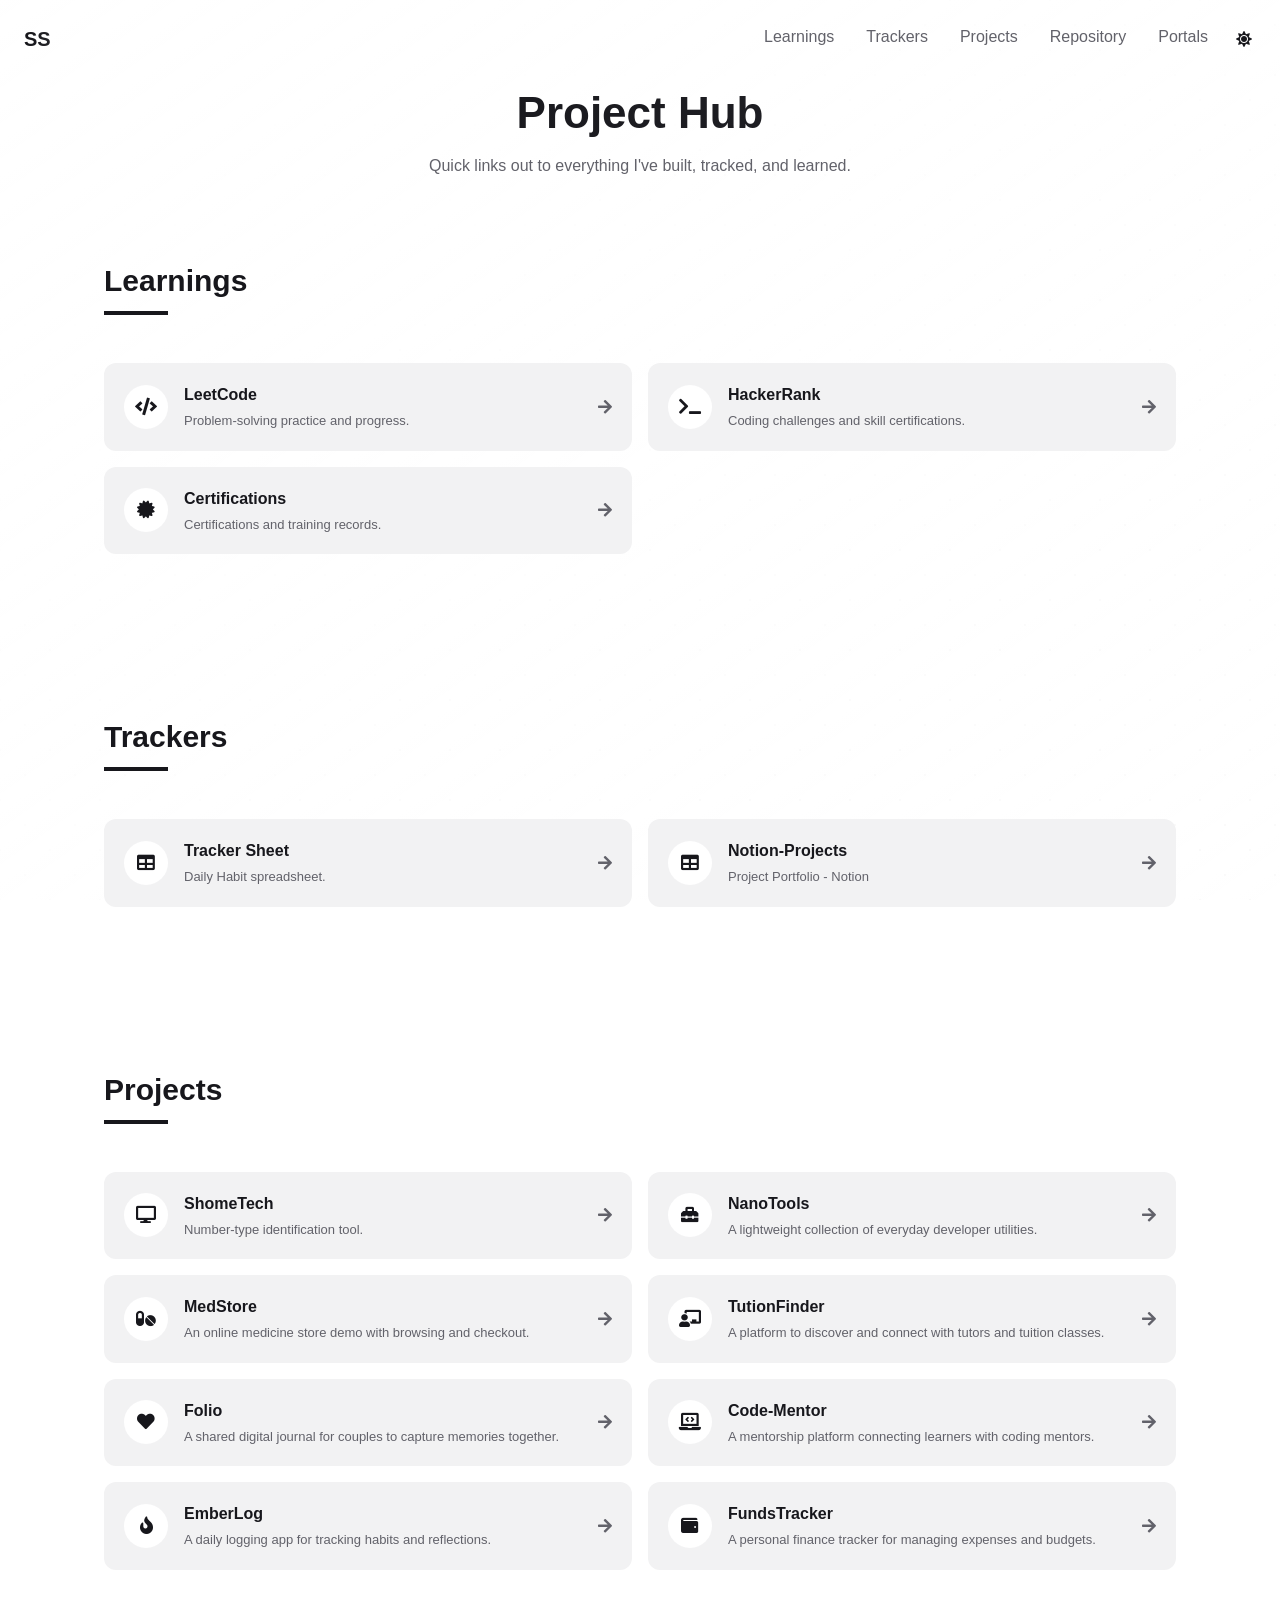
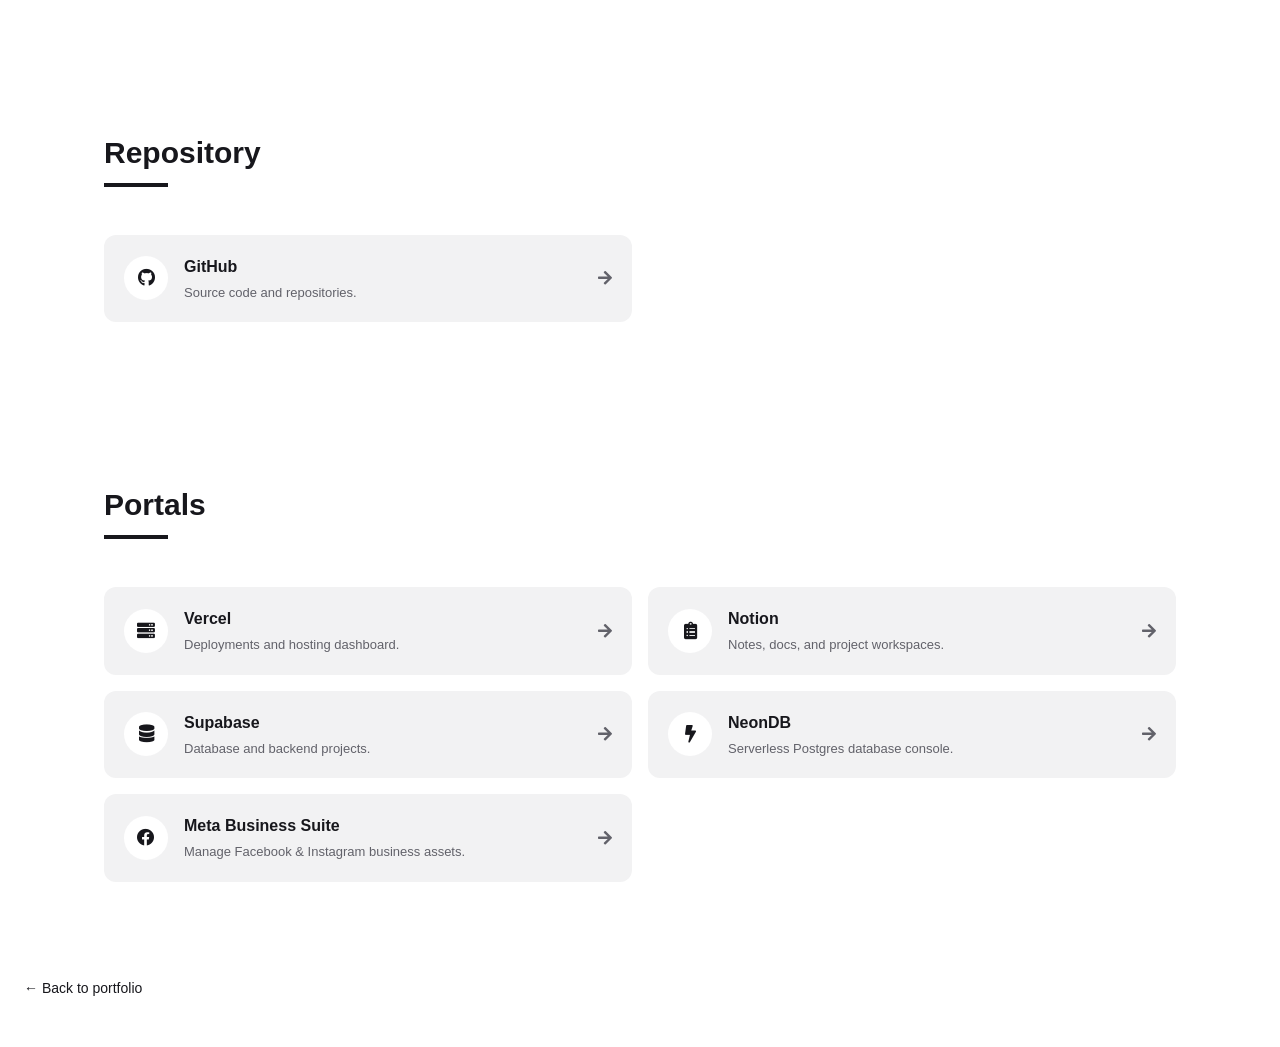
<file: myhub/index.html>
<!DOCTYPE html>
<html lang="en">
<head>
  <meta charset="UTF-8" />
  <meta name="viewport" content="width=device-width, initial-scale=1.0" />
  <title>Project Hub</title>
  <meta name="robots" content="noindex, nofollow" />
  <script>
    (function () {
      var stored = localStorage.getItem("np-theme");
      var theme = stored || (window.matchMedia && window.matchMedia("(prefers-color-scheme: light)").matches ? "light" : "dark");
      document.documentElement.setAttribute("data-theme", theme);
    })();
  </script>
  <link rel="icon" type="image/svg+xml" href="../favicon.svg" />
  <link rel="alternate icon" href="../favicon.ico" />
  <link rel="stylesheet" href="../css/css.css" />
  <link rel="stylesheet" href="https://cdnjs.cloudflare.com/ajax/libs/font-awesome/5.15.3/css/all.min.css" />
</head>
<body class="np-page hub-page">

  <div class="np-bg-wireframe"></div>
  <div class="np-bg-gradient"></div>

  <header id="np-navbar" class="np-navbar">
    <div class="np-container">
      <a href="../index.html" class="np-logo"><span class="np-gradient-text">SS</span></a>
      <div class="np-navbar-right">
        <nav>
          <ul class="np-nav-list">
            <li><button class="np-nav-link" data-section="learnings">Learnings</button></li>
            <li><button class="np-nav-link" data-section="trackers">Trackers</button></li>
            <li><button class="np-nav-link" data-section="projects">Projects</button></li>
            <li><button class="np-nav-link" data-section="repository">Repository</button></li>
            <li><button class="np-nav-link" data-section="portals">Portals</button></li>
          </ul>
        </nav>
        <button id="np-theme-toggle" class="np-theme-toggle" aria-label="Toggle light/dark theme">
          <i class="fas fa-moon"></i>
        </button>
        <button id="np-nav-toggle" class="np-nav-toggle" aria-label="Toggle menu" aria-expanded="false">
          <i class="fas fa-bars"></i>
        </button>
      </div>
    </div>
  </header>

  <div class="hub-header np-section" style="padding-bottom: 0;">
    <div class="np-container">
      <h1 class="np-gradient-text">Project Hub</h1>
      <p>Quick links out to everything I've built, tracked, and learned.</p>
    </div>
  </div>

  <section id="learnings" class="np-section">
    <div class="np-container">
      <div class="np-heading np-reveal">
        <h2>Learnings</h2>
        <div class="np-heading-rule"></div>
      </div>
      <div id="hub-learnings-grid" class="hub-grid"></div>
    </div>
  </section>

  <section id="trackers" class="np-section">
    <div class="np-container">
      <div class="np-heading np-reveal">
        <h2>Trackers</h2>
        <div class="np-heading-rule"></div>
      </div>
      <div id="hub-trackers-grid" class="hub-grid"></div>
    </div>
  </section>

  <section id="projects" class="np-section">
    <div class="np-container">
      <div class="np-heading np-reveal">
        <h2>Projects</h2>
        <div class="np-heading-rule"></div>
      </div>
      <div id="hub-projects-grid" class="hub-grid"></div>
    </div>
  </section>

  <section id="repository" class="np-section">
    <div class="np-container">
      <div class="np-heading np-reveal">
        <h2>Repository</h2>
        <div class="np-heading-rule"></div>
      </div>
      <div id="hub-repository-grid" class="hub-grid"></div>
    </div>
  </section>

  <section id="portals" class="np-section">
    <div class="np-container">
      <div class="np-heading np-reveal">
        <h2>Portals</h2>
        <div class="np-heading-rule"></div>
      </div>
      <div id="hub-portals-grid" class="hub-grid"></div>
    </div>
  </section>

  <div class="np-container">
    <a href="../index.html" class="hub-back">&larr; Back to portfolio</a>
  </div>

  <script src="../JS/index.js"></script>
</body>
</html>
</file>
<file: css/css.css>
@charset "utf-8";
/* CSS Document */
.col-1 {width: 8.33%;}
.col-2 {width: 16.66%;}
.col-3 {width: 25%;}
.col-4 {width: 33.33%;}
.col-5 {width: 41.66%;}
.col-6 {width: 50%;}
.col-7 {width: 58.33%;}
.col-8 {width: 66.66%;}
.col-9 {width: 75%;}
.col-10 {width: 83.33%;}
.col-11 {width: 91.66%;}
.col-12 {width: 100%;}

* {
	box-sizing: border-box;
	margin: 0;
	padding: 0;
  }
  body {
	font-family: sans-serif;
	font-size: 16px;
	line-height: 1.5;
	/*color: #333;*/
	background-color: #222;
	color: #fff;
  }
  header {
	background-color: #333;
	color: #fff;
  
  }
  a {
	text-decoration: none; /* Remove underline */
	color: #fff; /* Change link color */
  }
  section {
	padding: 20px ;
	/*padding-top: 80px;*/
	width: 90%;
	/*margin: 20px auto;*/
	margin: 10px auto;
	border-radius: 10px;
	box-shadow: 0 0 20px rgba(0, 0, 0, 0.3);
  } 
  section h2 {
	font-size: 24px;
	font-weight: bold;
	margin-bottom: 20px;
  }
  footer {
	/*background-color: #ddd;*/
	background-color: #444;
	text-align: center;
	padding: 20px;
	color: #ddd;
	margin-top: 40px;
  } 
  footer p {
	margin: 10px 0;
  }   
  footer a {
	color: #fff;
	text-decoration: none;
	transition: color 0.3s ease;
  }   
  footer a:hover {
	color: #ddd;
  }
  
  /*Main Page*/
  .logo h1 {
	font-size: 24px;
	font-weight: bold;
  }
  
  ::-webkit-scrollbar {
	width: 10px;
  }
  ::-webkit-scrollbar-track {
	background: #f1f1f1;
  }
  ::-webkit-scrollbar-thumb {
	background: #888;
  }
  ::selection{
	background: rgb(0,123,255,0.3);
  }
	
  .navbar{
	position: fixed;
	width: 100%;
	z-index: 1;
	padding: 25px 0;
  
  }
  .navbar.sticky{
	background: #1b1b1b;
	padding: 10px 0;
  }
  .navbar .content{
	display: flex;
	align-items: center;
	justify-content: space-between;
  }
  .navbar .logo a{
	color: #fff;
	font-size: 30px;
	font-weight: 600;
	text-decoration: none;
	padding-left: 20px;
  }
  .navbar .menu-list{
	padding-right: 20px;
	display: inline-flex;
  }
  .menu-list li{
	list-style: none;
  }
  .menu-list li a{
	color: #fff;
	font-size: 18px;
	font-weight: 500;
	margin-left: 25px;
	text-decoration: none;
	transition: all 0.3s ease;
  }
  .menu-list li a:hover{
	color: #bbb;
  }
	
  .icon{
	color: #fff;
	font-size: 20px;
	cursor: pointer;
	display: none;
  }
	
  .menu-list .cancel-btn{
	position: absolute;
	right: 30px;
	top: 20px;
  }
  
	
  
  /* Hero Section*/
  .hero {
	height: 500px;
	display: flex;
	justify-content: center;
	align-items: center;
  }
  .hero-text {
	text-align: center;
  }
  .hero-image img{
	border-radius: 50%;
	width: 456px;
	display: block;
	margin-left: auto;
	margin-right: auto;
	margin-bottom: 40px;
  }
  .hero-content h1{
	text-align: center;
  }
  .hero-text h2 {
	font-size: 48px;
	font-weight: bold;
	margin-bottom: 20px;
  }
  .hero-text h3 {
	font-size: 24px;
	margin-bottom: 20px;
  }
  
  /* Social Icons */
  .social-icons {
	list-style: none;
	margin-top: 20px;
	align-self: center;
  }
  .social-icons li {
	display: inline-flex;
	flex-direction: column;
	text-align: center;
  }
  .social-icons li:last-child {
	margin-right: 0;
	
  }
  .social-icons a {
	color: #fff;
	margin-right: 10px;
	width: 75px;
	height: 75px;
	border-radius: 50%;
	line-height: 100px;
	transition: all 0.3s ease;
  }
  .social-icons a:hover {
	background-color: #ccc;
	color: #000;
  }
  
  /* Coding Icons */
  .coding-icons {
	list-style: none;
	margin-top: 20px;
  }
  .coding-icons li {
	display: inline-block;
	margin-right: 10px;
  }
  .coding-icons li:last-child {
	margin-right: 0;
  }
  .coding-icons i {
	font-size: 35px;
	color: #fff;
	border: 1px solid #fff;
	border-radius: 25%;
	padding: 10px;
  }
  .coding-icons i:hover {
	color: #bbb;
	border-color: #a4a1a1;
  }
  .coding-icons li div {
	display: inline-flex;
	flex-direction: column;
	align-items: center;
  
  }
  .coding-icons li div i {
	font-size: 35px;
  }
  .coding-icons li div span {
	font-size: 18px;
	margin-top: 5px;
  }
  
  
  /*Project Section*/
  .project-list {
	display: flex;
	justify-content: space-between;
	flex-wrap: wrap;
  }
  .project-item {
  width: calc(50% - 20px);
  margin-bottom: 40px;
  }
  .project-item img {
  width: 100%;
  height: 200px;
  object-fit: cover;
  }
  .project-item h3 {
  font-size: 24px;
  font-weight: bold;
  margin-bottom: 10px;
  }
  .project-item p {
  font-size: 16px;
  }
  .projects-grid {
	display: grid;
	grid-template-columns: repeat(auto-fit, minmax(300px, 1fr));
	gap: 2rem;
	list-style: none;
	padding: 0;
	margin: 0;
  }
  .project-tile {
	background-color: #333;
	color: #fff;
	padding: 2rem;
	border-radius: 0.5rem;
	box-shadow: 0 2px 4px rgba(0, 0, 0, 0.3);
	transition: transform 0.3s;
  }
  .project-tile:hover {
   /* transform: translateY(-0.5rem);*/
	transform: scale(1.1);
	box-shadow: 0 5px 10px rgba(0, 0, 0, 0.3);
	z-index: 1;
  }
  .project-tile img {
	width: 100%;
	height: auto;
	margin-bottom: 1rem;
  }
  .project-tile h3 {
	font-size: 1.5rem;
	margin-bottom: 0.5rem;
  }
  .project-tile p {
	font-size: 1rem;
	line-height: 1.5;
	margin: 0;
  }
  
  
  /* Project Details */
  #project-details {
	background-color: #333;
	padding: 80px ;
  }
  #project-details h1 {
	margin-bottom: 20px;
  }
  #project-details img {
	max-width: 100%;
	margin-bottom: 20px;
  }
  #project-details p {
	font-size: 18px;
	line-height: 1.5;
	margin-bottom: 20px;
  }
  #project-details h2 {
	margin-bottom: 10px;
  }
  #project-details ul {
	list-style: none;
	margin: 10px;
	padding: 10px;
  }  
  #project-details ul li {
	margin-bottom: 10px;
  } 
  #project-details ul li strong {
	display: inline-block;
	width: 150px;
	font-weight: bold;
  }
  
  /* Contact Section */
  .contact-form {
  max-width: 500px;
  margin: 0 auto;
  }
  .contact-form label {
  display: block;
  margin-bottom: 10px;
  font-size: 16px;
  font-weight: bold;
  }
  .contact-form input,.contact-form textarea {
  width: 100%;
  padding: 10px;
  margin-bottom: 20px;
  border: 2px solid #ddd;
  border-radius: 5px;
  font-size: 16px;
  background-color: #333;
  color: #fff;
  }
  .contact-form textarea {
  height: 150px;
  }
  .contact-form button{
	background-color: #333;
	color: #fff;
	padding: 10px 20px;
	border-color: #f1f1f1;
	border-radius: 5px;
	font-size: 16px;
	cursor: pointer;
  
  
  }
  .contact-form button:hover {
  /*background-color: #444;*/
  background-color: #ddd;
	color: #333;
  }
  
  /* Button */
  .cert-btn { 
	padding: 20px;
  }
  .btn {
	display: inline-block;
	padding: 12px 30px;
	font-size: 18px;
	font-weight: bold;
	text-align: center;
	text-transform: uppercase;
	color: #fff;
	background-color: #333;
	border: none;
	border-radius: 5px;
	transition: all 0.3s;
	margin:10px 20px 10px;
  }
  .btn:hover {
	background-color: #555;
  }
  
  
  /* Certification Section */
  .certifications-grid {
	display: grid;
	grid-template-columns: repeat(auto-fit, minmax(300px, 1fr));
	gap: 2rem;
	list-style: none;
	padding: 0;
	margin: 0;
  }
  .certification-tile {
	background-color: #333;
	color: #fff;
	padding: 2rem;
	border-radius: 0.5rem;
	box-shadow: 0 2px 4px rgba(0, 0, 0, 0.3);
	transition: transform 0.3s;
  }
  .certification-tile:hover {
	transform: translateY(-0.5rem);
  }
  .certification-tile img {
	width: 100%;
	height: auto;
	margin-bottom: 1rem;
  }
  .certification-tile h3 {
	font-size: 1.5rem;
	margin-bottom: 0.5rem;
  }
  .certification-tile p {
	font-size: 1rem;
	line-height: 1.5;
	margin: 0;
  }
  

  /* Dropdown menu */
.dropdown {
	position: relative;
	display: inline-block;
	margin: 10px;
  }
  
  .dropbtn {
	background-color: #2b2b2b;
	color: white;
	padding: 0.5rem 1rem;
	font-size: 1rem;
	border: none;
	border-radius: 0.5rem;
	cursor: pointer;
  }
  
  .dropdown-content {
	display: none;
	position: absolute;
	z-index: 1;
	background-color: #2b2b2b;
	box-shadow: 0 2px 4px rgba(0, 0, 0, 0.3);
  }
  
  .dropdown-content a {
	color: rgb(255, 255, 255);
	padding: 0.5rem 1rem;
	text-decoration: none;
	display: block;
  }
  
  .dropdown-content a:hover {
	background-color: #4b4b4b;
  }
  
  .dropdown:hover .dropdown-content {
	display: block;
  }
  
  .dropdown:hover .dropbtn {
	background-color: #444;
  }
  
	
  @media only screen and (max-width: 768px) {
	.project-item {
	  width: 100%;
	}
	
	.hero-image img{
	  width:70%;
	}
	.coding-icons li div i {
	  font-size: 30px;
	}
	.certification-tile {
	  font-size: 14px;
	  padding: 10px;
	}
	body.disabled{
	  overflow: hidden;
	}
	.icon{
	  display: block;
	  padding-right: 20px;
	}
	.icon.hide{
	  display: none;
	}
	.navbar{
	  position: fixed;
	}
	.navbar .menu-list{
	  position: absolute;
	  height: 100vh;
	  width: 100%;
	  max-width: 400px;
	  left: -100%;
	  top: 0px;
	  display: block;
	  padding: 40px 0;
	  text-align: center;
	  background: #222;
	  transition: all 0.3s ease;
	}
	.navbar.show .menu-list{
	  left: 0%;
	}
	.navbar .menu-list li{
	  margin-top: 45px;
	}
	.navbar .menu-list li a{
	  font-size: 23px;
	  margin-left: -100%;
	}
	.navbar.show .menu-list li a{
	  margin-left: 0px;
	}
  }

/* =========================================================================
   New Portfolio (index.html) — converted from the React homepage.
   Everything here is scoped under body.np-page / .np- prefixed classes so
   it can never collide with the rules above (used by certificate.html).
   ========================================================================= */

.np-page {
  --np-background: 240 10% 3.9%;
  --np-foreground: 0 0% 98%;
  --np-card: 240 10% 3.9%;
  --np-card-foreground: 0 0% 98%;
  --np-primary: 0 0% 98%;
  --np-primary-foreground: 0 0% 0%;
  --np-secondary: 240 3.7% 15.9%;
  --np-secondary-foreground: 0 0% 98%;
  --np-muted: 240 3.7% 15.9%;
  --np-muted-foreground: 240 5% 64.9%;
  --np-accent: 0 0% 20%;
  --np-accent-foreground: 0 0% 98%;
  --np-border: 240 3.7% 15.9%;
  --np-input: 240 3.7% 15.9%;
  --np-radius: 0.75rem;

  /* Theme-aware values for spots that used to be hardcoded #fff / rgba(255,255,255,..) */
  --np-gradient-1: 255, 255, 255;
  --np-gradient-2: 255, 255, 255;
  --np-gradient-3: 255, 255, 255;
  --np-wireframe-dot: 255, 255, 255;
  --np-overlay-tint: 0, 0, 0;

  background-color: hsl(var(--np-background));
  color: hsl(var(--np-foreground));
  font-family: -apple-system, BlinkMacSystemFont, "Segoe UI", Roboto, Helvetica, Arial, sans-serif;
  font-size: 16px;
  line-height: 1.5;
  scroll-behavior: smooth;
  overflow-x: hidden;
  transition: background-color 0.3s ease, color 0.3s ease;
}

/* Light theme override — toggled via data-theme="light" on <html> */
:root[data-theme="light"] .np-page {
  --np-background: 0 0% 100%;
  --np-foreground: 240 10% 10%;
  --np-card: 0 0% 100%;
  --np-card-foreground: 240 10% 10%;
  --np-primary: 240 10% 10%;
  --np-primary-foreground: 0 0% 100%;
  --np-secondary: 240 5% 95%;
  --np-secondary-foreground: 240 10% 10%;
  --np-muted: 240 5% 95%;
  --np-muted-foreground: 240 4% 40%;
  --np-accent: 240 5% 90%;
  --np-accent-foreground: 240 10% 10%;
  --np-border: 240 6% 88%;
  --np-input: 240 6% 88%;

  --np-gradient-1: 20, 20, 25;
  --np-gradient-2: 20, 20, 25;
  --np-gradient-3: 20, 20, 25;
  --np-wireframe-dot: 0, 0, 0;
  --np-overlay-tint: 255, 255, 255;
}

/* Reset generic tag rules from the legacy stylesheet within the new page */
.np-page a { text-decoration: none; }
.np-page a:not(.np-btn) { color: inherit; }
.np-page header { background: transparent; color: inherit; }
.np-page section { width: auto; margin: 0; border-radius: 0; box-shadow: none; }
.np-page ul { list-style: none; margin: 0; padding: 0; }
.np-page button { font: inherit; }
.np-page footer { color: inherit; text-align: left; margin-top: 0; }

.np-container {
  width: 100%;
  max-width: 1400px;
  margin: 0 auto;
  padding: 0 1.5rem;
  box-sizing: border-box;
}

.np-section {
  padding: 5rem 1.5rem;
}
@media (min-width: 768px) {
  .np-section { padding-left: 4rem; padding-right: 4rem; }
}
@media (min-width: 1024px) {
  .np-section { padding-left: 5rem; padding-right: 5rem; }
}

.np-bg-wireframe {
  position: fixed;
  inset: 0;
  z-index: -20;
  background-image:
    radial-gradient(rgba(var(--np-wireframe-dot), 0.1) 1px, transparent 1px),
    radial-gradient(rgba(var(--np-wireframe-dot), 0.1) 1px, transparent 1px);
  background-size: 50px 50px;
  background-position: 0 0, 25px 25px;
}
.np-bg-gradient {
  position: fixed;
  inset: 0;
  z-index: -10;
  background: linear-gradient(to bottom right, hsl(var(--np-background)), rgba(var(--np-overlay-tint), 0.8));
}

.np-loading {
  position: fixed;
  inset: 0;
  z-index: 100;
  display: flex;
  align-items: center;
  justify-content: center;
  background: hsl(var(--np-background));
  transition: opacity 0.3s ease;
}
.np-loading.np-hidden { display: none; }
.np-loading-text { font-size: 1.875rem; font-weight: 700; }

.np-gradient-text {
  background: linear-gradient(90deg, rgb(var(--np-gradient-1)), rgba(var(--np-gradient-2), 0.9), rgba(var(--np-gradient-3), 0.7));
  background-size: 300% 300%;
  -webkit-background-clip: text;
  background-clip: text;
  color: transparent;
  animation: np-gradient-shift 3s ease infinite;
}
@keyframes np-gradient-shift {
  0%, 100% { background-position: 0% 50%; }
  50% { background-position: 100% 50%; }
}

/* Buttons */
.np-btn {
  display: inline-flex;
  align-items: center;
  justify-content: center;
  gap: 0.5rem;
  white-space: nowrap;
  border-radius: calc(var(--np-radius) - 2px);
  font-size: 0.875rem;
  font-weight: 500;
  height: 2.5rem;
  padding: 0 1rem;
  border: 1px solid transparent;
  background-color: hsl(var(--np-primary));
  color: hsl(var(--np-primary-foreground));
  cursor: pointer;
  transition: background-color 0.2s, color 0.2s, border-color 0.2s;
}
.np-btn:hover { background-color: hsl(var(--np-primary) / 0.9); }
.np-btn-outline {
  background-color: transparent;
  border-color: hsl(var(--np-input));
  color: hsl(var(--np-foreground));
}
.np-btn-outline:hover {
  background-color: hsl(var(--np-accent));
  color: hsl(var(--np-accent-foreground));
}
.np-btn-sm { height: 2.25rem; padding: 0 0.75rem; font-size: 0.8125rem; }
.np-btn-block { width: 100%; }

/* Navbar */
.np-navbar {
  position: fixed;
  top: 0;
  left: 0;
  width: 100%;
  z-index: 50;
  padding: 1.5rem 0;
  transition: all 0.3s ease;
}
.np-navbar.np-scrolled {
  padding: 1rem 0;
  background: hsl(var(--np-background) / 0.9);
  backdrop-filter: blur(8px);
}
.np-navbar .np-container { display: flex; justify-content: space-between; align-items: center; }
.np-logo { font-size: 1.25rem; font-weight: 700; }
.np-navbar-right { display: flex; align-items: center; gap: 1.5rem; }
.np-theme-toggle {
  background: none;
  border: none;
  color: hsl(var(--np-foreground));
  font-size: 1.1rem;
  cursor: pointer;
  padding: 0.25rem;
  display: flex;
  align-items: center;
  justify-content: center;
  transition: color 0.2s, transform 0.3s;
}
.np-theme-toggle:hover { color: hsl(var(--np-primary)); transform: rotate(20deg); }
.np-nav-list { display: flex; gap: 2rem; flex-wrap: wrap; }
.np-nav-link {
  background: none;
  border: none;
  cursor: pointer;
  position: relative;
  color: hsl(var(--np-muted-foreground));
  text-transform: capitalize;
  font-size: 0.95rem;
  padding-bottom: 4px;
  transition: color 0.2s;
}
.np-nav-link::after {
  content: "";
  position: absolute;
  bottom: 0;
  left: 0;
  width: 0;
  height: 2px;
  background: hsl(var(--np-primary));
  transition: width 0.2s;
}
.np-nav-link:hover { color: hsl(var(--np-foreground)); }
.np-nav-link:hover::after { width: 100%; }
.np-nav-link.np-active { color: hsl(var(--np-foreground)); }
.np-nav-link.np-active::after { width: 100%; }

.np-nav-toggle {
  display: none;
  background: none;
  border: none;
  color: hsl(var(--np-foreground));
  font-size: 1.35rem;
  cursor: pointer;
  padding: 0.25rem;
  align-items: center;
  justify-content: center;
}

@media (max-width: 680px) {
  .np-nav-toggle { display: flex; }
  .np-nav-list {
    position: absolute;
    top: 100%;
    left: 0;
    right: 0;
    flex-direction: column;
    gap: 0;
    max-height: 0;
    overflow: hidden;
    background: hsl(var(--np-background) / 0.97);
    backdrop-filter: blur(10px);
    border-bottom: 1px solid hsl(var(--np-border));
    transition: max-height 0.3s ease;
  }
  .np-nav-list.np-open { max-height: 24rem; }
  .np-nav-list li { width: 100%; }
  .np-nav-link {
    display: block;
    width: 100%;
    padding: 1rem 1.5rem;
    box-sizing: border-box;
  }
  .np-nav-link::after { display: none; }
  .np-nav-link.np-active { background: hsl(var(--np-secondary)); }
}

/* Hero */
.np-hero { min-height: 100vh; display: flex; align-items: center; position: relative; }
.np-hero-grid { display: grid; gap: 3rem; align-items: center; }
@media (min-width: 768px) { .np-hero-grid { grid-template-columns: 1fr 1fr; } }
.np-hero-copy { display: flex; flex-direction: column; gap: 1.5rem; }
.np-hero-greeting { color: hsl(var(--np-foreground)); font-weight: 500; }
.np-hero-name { font-size: clamp(2.25rem, 5vw + 1rem, 3.75rem); font-weight: 700; line-height: 1.1; }
.np-hero-role { font-size: clamp(1.25rem, 2vw + 1rem, 1.875rem); color: hsl(var(--np-muted-foreground)); font-weight: 500; }
.np-hero-actions { display: flex; flex-wrap: wrap; gap: 1rem; padding-top: 0.5rem; }
.np-hero-photo-wrap { display: block; order: -1; }
@media (min-width: 768px) { .np-hero-photo-wrap { order: 0; } }
.np-hero-photo {
  width: 200px;
  height: 200px;
  margin: 0 auto;
  border-radius: 50%;
  overflow: hidden;
  border: 4px solid rgba(var(--np-gradient-1), 0.2);
  box-shadow: 0 0 40px rgba(var(--np-gradient-1), 0.1);
}
@media (min-width: 768px) { .np-hero-photo { width: 320px; height: 320px; } }
.np-hero-photo img { width: 100%; height: 100%; object-fit: cover; display: block; }
.np-hero-bg { position: absolute; inset: 0; z-index: -1; overflow: hidden; }
.np-floating-circle {
  position: absolute;
  border-radius: 50%;
  background: rgba(var(--np-gradient-1), 0.05);
  animation: np-float 15s infinite ease-in-out;
}
@keyframes np-float {
  0%, 100% { transform: translate(0, 0) rotate(0deg); }
  25% { transform: translate(15px, -15px) rotate(5deg); }
  50% { transform: translate(30px, 0) rotate(10deg); }
  75% { transform: translate(15px, 15px) rotate(5deg); }
}
.np-circle-1 { width: 16rem; height: 16rem; top: -5rem; left: -5rem; }
.np-circle-2 { width: 24rem; height: 24rem; top: 33%; right: -12rem; animation-delay: 3s; }
.np-circle-3 { width: 12rem; height: 12rem; bottom: -2.5rem; left: 25%; animation-delay: 7s; }

/* Section heading */
.np-heading { margin-bottom: 3rem; }
.np-heading h2 { font-size: clamp(1.5rem, 1.4vw + 1.25rem, 1.875rem); font-weight: 700; margin-bottom: 0.5rem; }
.np-heading-rule { width: 4rem; height: 4px; background: hsl(var(--np-primary)); }

/* About */
.np-about-grid { display: grid; gap: 3rem; align-items: center; }
@media (min-width: 768px) { .np-about-grid { grid-template-columns: 1fr 1fr; } }
.np-about-copy { display: flex; flex-direction: column; gap: 1rem; }
.np-about-copy h3 { font-size: 1.25rem; font-weight: 600; }
.np-about-copy p { color: hsl(var(--np-muted-foreground)); }
.np-about-card {
  background: hsl(var(--np-secondary));
  padding: 2rem;
  border-radius: var(--np-radius);
  transition: transform 0.3s, box-shadow 0.3s;
  max-width: 100%;
  overflow-wrap: break-word;
}
.np-about-card:hover { transform: translateY(-4px); box-shadow: 0 10px 30px rgba(var(--np-gradient-1), 0.06); }
.np-about-fields { display: grid; grid-template-columns: 1fr 1fr; gap: 1rem; }
.np-about-fields > div { min-width: 0; }
.np-about-fields h4 { font-size: 0.875rem; color: hsl(var(--np-muted-foreground)); }
.np-about-fields p { overflow-wrap: break-word; word-break: break-word; }
@media (max-width: 400px) {
  .np-about-fields { grid-template-columns: 1fr; }
}
.np-social-row { display: flex; flex-wrap: wrap; gap: 0.75rem; margin-top: 1rem; }
.np-social-row a {
  display: flex;
  align-items: center;
  justify-content: center;
  width: 2.75rem;
  height: 2.75rem;
  background: hsl(var(--np-background));
  border-radius: 50%;
  transition: background-color 0.2s;
}
.np-social-row a:hover { background: hsl(var(--np-primary) / 0.1); }

/* Skills */
.np-skills-section { background: hsl(var(--np-secondary) / 0.5); }
.np-filter-row { display: flex; flex-wrap: wrap; gap: 0.5rem; margin-bottom: 2rem; }
.np-filter-btn {
  padding: 0.5rem 1rem;
  border-radius: 9999px;
  font-size: 0.875rem;
  background: hsl(var(--np-background));
  color: hsl(var(--np-muted-foreground));
  border: none;
  cursor: pointer;
  transition: color 0.2s, background-color 0.2s;
}
.np-filter-btn:hover { color: hsl(var(--np-foreground)); }
.np-filter-btn.np-active { background: hsl(var(--np-primary)); color: hsl(var(--np-primary-foreground)); }
.np-skills-grid { display: grid; gap: 2rem; }
@media (min-width: 768px) { .np-skills-grid { grid-template-columns: 1fr 1fr; } }
.np-skill-row-top { display: flex; justify-content: space-between; margin-bottom: 0.5rem; }
.np-skill-name { font-weight: 500; }
.np-skill-pct { color: hsl(var(--np-muted-foreground)); }
.np-skill-track { height: 0.5rem; background: hsl(var(--np-background)); border-radius: 9999px; overflow: hidden; }
.np-skill-fill { height: 100%; background: hsl(var(--np-primary)); border-radius: 9999px; }

/* Projects */
.np-projects-filter .np-filter-btn { background: hsl(var(--np-secondary)); }
.np-projects-filter .np-filter-btn.np-active { background: hsl(var(--np-primary)); color: hsl(var(--np-primary-foreground)); }
.np-carousel-wrap { position: relative; padding: 0 1rem; }
@media (min-width: 768px) { .np-carousel-wrap { padding: 0 2.5rem; } }
.np-carousel-viewport { overflow: hidden; }
.np-carousel-track {
  display: flex;
  gap: 1rem;
  will-change: transform;
}
.np-carousel-item { flex: 0 0 100%; }
@media (min-width: 768px) { .np-carousel-item { flex-basis: calc(50% - 0.5rem); } }
@media (min-width: 1024px) { .np-carousel-item { flex-basis: calc(33.333% - 0.667rem); } }
.np-carousel-btn {
  position: absolute;
  top: 50%;
  transform: translateY(-50%);
  width: 2.5rem;
  height: 2.5rem;
  border-radius: 50%;
  background: hsl(var(--np-secondary));
  border: 1px solid hsl(var(--np-border));
  display: flex;
  align-items: center;
  justify-content: center;
  cursor: pointer;
  color: hsl(var(--np-foreground));
  z-index: 5;
  transition: background-color 0.2s, color 0.2s, transform 0.2s;
}
.np-carousel-btn:hover { background: hsl(var(--np-primary)); color: hsl(var(--np-primary-foreground)); transform: translateY(-50%) scale(1.08); }
.np-carousel-prev { left: 0; }
.np-carousel-next { right: 0; }
@media (min-width: 1024px) { .np-carousel-prev { left: -1rem; } .np-carousel-next { right: -1rem; } }

.np-carousel-dots { display: flex; justify-content: center; gap: 0.5rem; margin-top: 1.75rem; }
.np-dot {
  width: 0.5rem;
  height: 0.5rem;
  border-radius: 50%;
  background: hsl(var(--np-muted-foreground));
  border: none;
  padding: 0;
  cursor: pointer;
  transition: background-color 0.2s, transform 0.2s;
}
.np-dot:hover { background: hsl(var(--np-foreground)); }
.np-dot.np-active { background: hsl(var(--np-primary)); transform: scale(1.3); }

.np-project-card {
  background: hsl(var(--np-secondary));
  border-radius: var(--np-radius);
  overflow: hidden;
  height: 100%;
  transition: box-shadow 0.3s, transform 0.3s;
}
.np-project-card:hover { box-shadow: 0 10px 30px rgba(var(--np-gradient-1), 0.1); transform: translateY(-6px); }
.np-project-image { position: relative; height: 13rem; overflow: hidden; }
.np-project-image img {
  width: 100%;
  height: 100%;
  object-fit: cover;
  transition: transform 0.7s;
  display: block;
}
.np-project-card:hover .np-project-image img { transform: scale(1.1); }
.np-project-icon {
  position: absolute;
  top: 1rem;
  right: 1rem;
  padding: 0.5rem;
  background: hsl(var(--np-background) / 0.8);
  backdrop-filter: blur(4px);
  border-radius: 50%;
  width: 2.5rem;
  height: 2.5rem;
  display: flex;
  align-items: center;
  justify-content: center;
  font-size: 1.25rem;
}
.np-project-body { padding: 1.5rem; display: flex; flex-direction: column; gap: 1rem; }
.np-project-body h3 { font-size: 1.25rem; font-weight: 600; }
.np-project-body p { color: hsl(var(--np-muted-foreground)); }
.np-project-tags { display: flex; flex-wrap: wrap; gap: 0.5rem; }
.np-project-tags span {
  padding: 0.25rem 0.75rem;
  background: hsl(var(--np-background));
  border-radius: 9999px;
  font-size: 0.75rem;
  color: hsl(var(--np-muted-foreground));
}
.np-project-actions { display: flex; gap: 0.75rem; padding-top: 0.5rem; }

/* Contact */
.np-contact-section { background: hsl(var(--np-secondary) / 0.5); }
.np-contact-grid { display: grid; gap: 3rem; }
@media (min-width: 768px) { .np-contact-grid { grid-template-columns: 1fr 1fr; } }
.np-contact-info h3 { font-size: 1.25rem; font-weight: 600; margin-bottom: 1.5rem; }
.np-contact-item { display: flex; align-items: center; gap: 1rem; margin-bottom: 1.5rem; }
.np-contact-item > div { min-width: 0; overflow-wrap: break-word; word-break: break-word; }
.np-contact-icon {
  background: hsl(var(--np-background));
  padding: 0.75rem;
  border-radius: 50%;
  width: 2.75rem;
  height: 2.75rem;
  display: flex;
  align-items: center;
  justify-content: center;
  color: hsl(var(--np-primary));
}
.np-contact-item p { font-size: 0.875rem; color: hsl(var(--np-muted-foreground)); }
.np-contact-item a:hover { color: hsl(var(--np-primary)); }
.np-profiles h3 { font-size: 1.25rem; font-weight: 600; margin: 2rem 0 1rem; }
.np-profiles-row { display: flex; gap: 1rem; }
.np-profiles-row a {
  background: hsl(var(--np-background));
  padding: 0.75rem;
  border-radius: 50%;
  width: 2.75rem;
  height: 2.75rem;
  display: flex;
  align-items: center;
  justify-content: center;
  transition: background-color 0.2s;
}
.np-profiles-row a:hover { background: hsl(var(--np-primary) / 0.1); }

.np-form h3 { font-size: 1.25rem; font-weight: 600; margin-bottom: 1.5rem; }
.np-form-row { display: grid; gap: 1rem; margin-bottom: 1rem; }
@media (min-width: 768px) { .np-form-row { grid-template-columns: 1fr 1fr; } }
.np-form label { display: block; font-size: 0.875rem; color: hsl(var(--np-muted-foreground)); margin-bottom: 0.25rem; }
.np-form-group { margin-bottom: 1rem; }
.np-input, .np-textarea {
  width: 100%;
  background: hsl(var(--np-background));
  border: none;
  border-radius: calc(var(--np-radius) - 2px);
  padding: 0.6rem 0.75rem;
  font-size: 0.875rem;
  color: hsl(var(--np-foreground));
  outline: none;
  box-sizing: border-box;
  font-family: inherit;
}
.np-input:focus, .np-textarea:focus { box-shadow: 0 0 0 2px hsl(var(--np-primary)); }
.np-textarea { min-height: 8rem; resize: vertical; }

/* Footer */
.np-footer {
  padding: 4rem 1.5rem 2rem;
  border-top: 1px solid hsl(var(--np-border));
  background: hsl(var(--np-secondary) / 0.3);
}
.np-footer-grid { display: grid; gap: 2.5rem; margin-bottom: 2.5rem; }
@media (min-width: 640px) { .np-footer-grid { grid-template-columns: 1.5fr 1fr 1fr; } }
.np-footer-logo { font-size: 1.375rem; font-weight: 700; }
.np-footer-brand p { color: hsl(var(--np-muted-foreground)); margin-top: 0.75rem; max-width: 26rem; }
.np-footer-col h4 { font-size: 0.95rem; font-weight: 600; margin-bottom: 1rem; }
.np-footer-links { display: flex; flex-direction: column; gap: 0.6rem; }
.np-footer-link {
  background: none;
  border: none;
  padding: 0;
  text-align: left;
  color: hsl(var(--np-muted-foreground));
  cursor: pointer;
  font-size: 0.9rem;
  transition: color 0.2s;
}
.np-footer-link:hover { color: hsl(var(--np-foreground)); }
.np-footer-social { display: flex; gap: 0.75rem; }
.np-footer-social a {
  display: flex;
  align-items: center;
  justify-content: center;
  width: 2.5rem;
  height: 2.5rem;
  background: hsl(var(--np-background));
  border-radius: 50%;
  transition: background-color 0.2s, transform 0.2s;
}
.np-footer-social a:hover { background: hsl(var(--np-primary) / 0.1); transform: translateY(-2px); }
.np-footer-bottom {
  display: flex;
  flex-direction: column;
  align-items: center;
  gap: 1rem;
  padding-top: 2rem;
  border-top: 1px solid hsl(var(--np-border));
}
@media (min-width: 640px) { .np-footer-bottom { flex-direction: row; justify-content: space-between; } }
.np-footer-copy { font-size: 0.875rem; color: hsl(var(--np-muted-foreground)); }
.np-footer-top {
  background: none;
  border: none;
  cursor: pointer;
  font-size: 0.875rem;
  color: hsl(var(--np-muted-foreground));
  transition: color 0.2s;
}
.np-footer-top:hover { color: hsl(var(--np-foreground)); }

@media (max-width: 480px) {
  .np-container { padding: 0 1rem; }
  .np-section { padding-top: 3.5rem; padding-bottom: 3.5rem; padding-left: 1rem; padding-right: 1rem; }
  .np-about-card, .np-about-fields { gap: 0.75rem; }
  .np-hero-actions .np-btn { flex: 1 1 auto; }
}

/* Scroll-reveal on entry into viewport */
.np-reveal {
  opacity: 0;
  transform: translateY(24px);
  transition: opacity 0.6s ease, transform 0.6s ease;
}
.np-reveal.np-in-view { opacity: 1; transform: translateY(0); }
@media (prefers-reduced-motion: reduce) {
  .np-reveal { transition: none; opacity: 1; transform: none; }
}

/* Floating scroll-to-top button */
.np-scroll-top-fab {
  position: fixed;
  bottom: 1.5rem;
  right: 1.5rem;
  width: 3rem;
  height: 3rem;
  border-radius: 50%;
  background: hsl(var(--np-primary));
  color: hsl(var(--np-primary-foreground));
  border: none;
  display: flex;
  align-items: center;
  justify-content: center;
  cursor: pointer;
  box-shadow: 0 4px 14px rgba(0, 0, 0, 0.35);
  opacity: 0;
  visibility: hidden;
  transform: translateY(10px);
  transition: opacity 0.3s, transform 0.3s, visibility 0.3s;
  z-index: 40;
}
.np-scroll-top-fab.np-visible { opacity: 1; visibility: visible; transform: translateY(0); }
.np-scroll-top-fab:hover { background-color: hsl(var(--np-primary) / 0.85); }

/* Secret hub page */
.hub-header { text-align: center; }
.hub-header h1 { font-size: clamp(2rem, 4vw + 1rem, 2.75rem); font-weight: 700; margin-bottom: 0.5rem; }
.hub-header p { color: hsl(var(--np-muted-foreground)); }
.hub-grid { display: grid; gap: 1rem; grid-template-columns: 1fr; }
@media (min-width: 640px) { .hub-grid { grid-template-columns: 1fr 1fr; } }
.hub-empty {
  grid-column: 1 / -1;
  color: hsl(var(--np-muted-foreground));
  font-size: 0.9rem;
  padding: 1.5rem;
  border: 1px dashed hsl(var(--np-border));
  border-radius: var(--np-radius);
  text-align: center;
}
.hub-card {
  display: flex;
  align-items: center;
  gap: 1rem;
  background: hsl(var(--np-secondary));
  border-radius: var(--np-radius);
  padding: 1.25rem;
  color: hsl(var(--np-foreground));
  transition: transform 0.2s, box-shadow 0.2s, background-color 0.2s;
}
.hub-card:hover { transform: translateY(-4px); box-shadow: 0 10px 30px rgba(var(--np-gradient-1), 0.08); background: hsl(var(--np-accent)); }
.hub-card-icon {
  width: 2.75rem;
  height: 2.75rem;
  min-width: 2.75rem;
  border-radius: 50%;
  background: hsl(var(--np-background));
  display: flex;
  align-items: center;
  justify-content: center;
  color: hsl(var(--np-primary));
  font-size: 1.1rem;
}
.hub-card h3 { font-size: 1rem; font-weight: 600; margin-bottom: 0.25rem; }
.hub-card p { font-size: 0.8125rem; color: hsl(var(--np-muted-foreground)); }
.hub-card-arrow { margin-left: auto; color: hsl(var(--np-muted-foreground)); }
.hub-back {
  display: inline-block;
  margin: 1rem 0 3rem;
  color: hsl(var(--np-muted-foreground));
  font-size: 0.875rem;
  transition: color 0.2s;
}
.hub-back:hover { color: hsl(var(--np-foreground)); }
</file>
